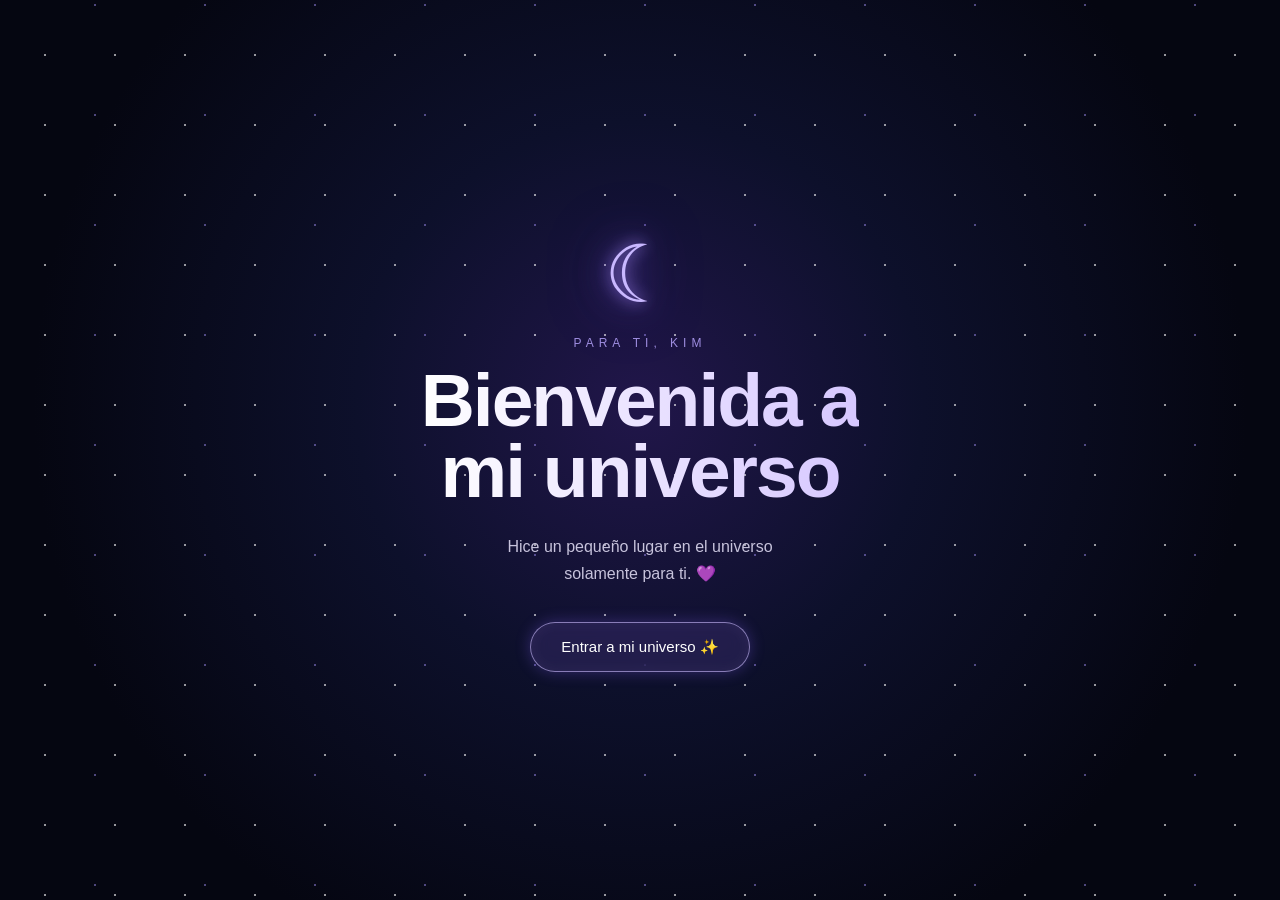
<file: index.html>
<!DOCTYPE html>
<html lang="es">
<head>
    <meta charset="UTF-8">
    <meta name="viewport" content="width=device-width, initial-scale=1.0">

    <title>Universo de Kim 💜</title>

    <link rel="stylesheet" href="style.css">
</head>

<body>

    <div class="stars"></div>

    <main class="welcome">

        <div class="moon">☾</div>

        <p class="little-text">PARA TI, KIM</p>

        <h1>Bienvenida a<br>mi universo</h1>

        <p class="message">
            Hice un pequeño lugar en el universo<br>
            solamente para ti. 💜
        </p>

        <button onclick="enterUniverse()">
            Entrar a mi universo ✨
        </button>

    </main>

    <script src="script.js"></script>

</body>
</html>
</file>
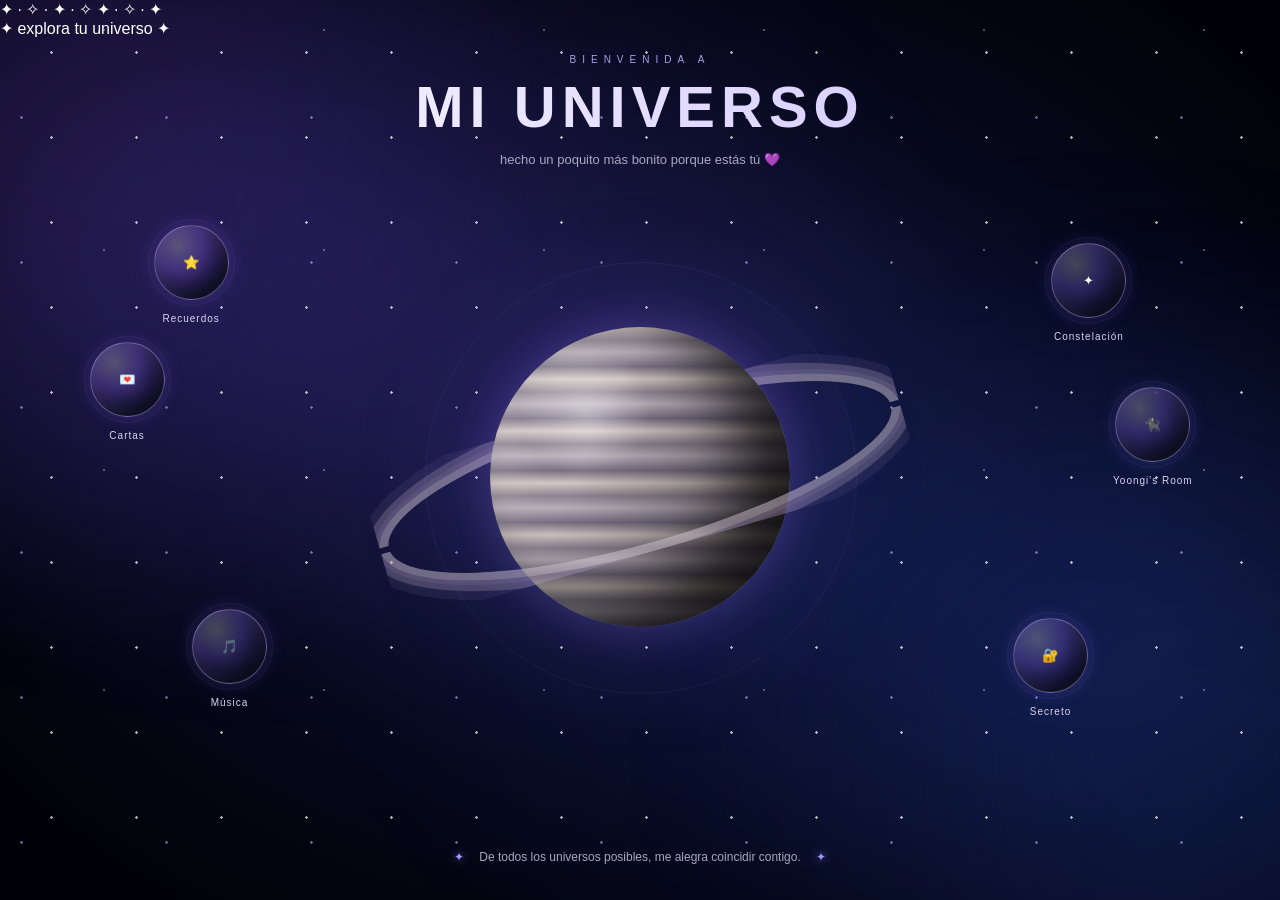
<file: universo.html>
<!DOCTYPE html>
<html lang="es">

<head>

    <meta charset="UTF-8">

    <meta
        name="viewport"
        content="width=device-width, initial-scale=1.0"
    >

    <title>Mi Universo 💜</title>

    <link
        rel="stylesheet"
        href="universo.css"
    >

</head>


<body>


    <!-- =====================================
         FONDO DEL UNIVERSO
    ====================================== -->

    <div class="space"></div>

    <div class="nebula nebula-one"></div>

    <div class="nebula nebula-two"></div>


    <!-- =====================================
         ESTRELLAS
    ====================================== -->

    <div class="stars"></div>

    <div class="stars stars-two"></div>


    <!-- =====================================
         ESTRELLAS EXTRA
    ====================================== -->

    <div class="floating-stars">

        <span>✦</span>
        <span>·</span>
        <span>✧</span>
        <span>·</span>
        <span>✦</span>
        <span>·</span>
        <span>✧</span>
        <span>✦</span>
        <span>·</span>
        <span>✧</span>
        <span>·</span>
        <span>✦</span>

    </div>


    <!-- =====================================
         COMETAS
    ====================================== -->

    <div class="comet comet-one"></div>

    <div class="comet comet-two"></div>


    <!-- =====================================
         SATURNO CENTRAL
    ====================================== -->

    <div class="planet-system">

        <div class="planet-glow"></div>


        <div class="saturn">

            <div class="saturn-body"></div>

            <div class="saturn-ring ring-back"></div>

            <div class="saturn-ring ring-front"></div>

        </div>

    </div>


    <!-- =====================================
         TÍTULO
    ====================================== -->

    <section class="universe-title">

        <p>
            BIENVENIDA A
        </p>


        <h1>
            MI UNIVERSO
        </h1>


        <span>
            hecho un poquito más bonito porque estás tú 💜
        </span>

    </section>


    <!-- =====================================
         MENÚ ORBITAL
    ====================================== -->

    <section class="orbit-menu">


        <button
            class="planet-button memories"
            onclick="openSection('recuerdos')"
            aria-label="Abrir recuerdos"
        >

            ⭐

            <small>
                Recuerdos
            </small>

        </button>



        <button
            class="planet-button letters"
            onclick="openSection('cartas')"
            aria-label="Abrir cartas"
        >

            💌

            <small>
                Cartas
            </small>

        </button>



        <button
            class="planet-button music"
            onclick="openSection('musica')"
            aria-label="Abrir música"
        >

            🎵

            <small>
                Música
            </small>

        </button>



        <button
            class="planet-button constellation"
            onclick="openSection('constelacion')"
            aria-label="Abrir constelación"
        >

            ✦

            <small>
                Constelación
            </small>

        </button>



        <button
            class="planet-button yoongi"
            onclick="openSection('yoongi')"
            aria-label="Abrir Yoongi's Room"
        >

            🐈‍⬛

            <small>
                Yoongi's Room
            </small>

        </button>



        <button
            class="planet-button secret"
            onclick="openSection('secreto')"
            aria-label="Abrir zona secreta"
        >

            🔐

            <small>
                Secreto
            </small>

        </button>


    </section>


    <!-- =====================================
         MENSAJE INFERIOR
    ====================================== -->

    <div class="bottom-message">

        <span>
            ✦
        </span>


        <p>
            De todos los universos posibles,
            me alegra coincidir contigo.
        </p>


        <span>
            ✦
        </span>

    </div>


    <!-- =====================================
         INDICADOR
    ====================================== -->

    <div class="touch-hint">

        <span>
            ✦
        </span>

        explora tu universo

        <span>
            ✦
        </span>

    </div>


    <!-- =====================================
         SCRIPT
    ====================================== -->

    <script src="script.js"></script>


</body>

</html>
</file>
<file: style.css>
* {
    margin: 0;
    padding: 0;
    box-sizing: border-box;
}

body {
    min-height: 100vh;
    overflow: hidden;
    font-family: Arial, sans-serif;
    background:
        radial-gradient(circle at 50% 45%, #21164a 0%, #0d102b 35%, #050611 75%);
    color: white;
}

/* ESTRELLAS */

.stars {
    position: fixed;
    inset: 0;
    background-image:
        radial-gradient(circle, rgba(255,255,255,.9) 1px, transparent 1px),
        radial-gradient(circle, rgba(170,150,255,.7) 1px, transparent 1px);
    background-size: 70px 70px, 110px 110px;
    background-position: 10px 20px, 40px 60px;
    animation: starsMove 18s linear infinite;
    opacity: .65;
}

@keyframes starsMove {
    from {
        transform: translateY(0);
    }

    to {
        transform: translateY(-70px);
    }
}

/* PANTALLA */

.welcome {
    position: relative;
    z-index: 2;
    min-height: 100vh;
    display: flex;
    flex-direction: column;
    justify-content: center;
    align-items: center;
    text-align: center;
    padding: 25px;
    animation: appear 1.8s ease;
}

@keyframes appear {
    from {
        opacity: 0;
        transform: scale(.92);
    }

    to {
        opacity: 1;
        transform: scale(1);
    }
}

/* LUNA */

.moon {
    font-size: 80px;
    color: #c9b8ff;
    text-shadow:
        0 0 15px #a98cff,
        0 0 35px #7555d9,
        0 0 65px #4e3a9e;
    margin-bottom: 15px;
    animation: moonFloat 4s ease-in-out infinite;
}

@keyframes moonFloat {
    0%, 100% {
        transform: translateY(0);
    }

    50% {
        transform: translateY(-10px);
    }
}

/* TEXTO PEQUEÑO */

.little-text {
    font-size: 12px;
    letter-spacing: 5px;
    color: #9e8de0;
    margin-bottom: 15px;
}

/* TITULO */

h1 {
    font-size: clamp(42px, 11vw, 75px);
    line-height: .95;
    font-weight: 700;
    letter-spacing: -2px;
    background: linear-gradient(
        90deg,
        #ffffff,
        #d6c7ff,
        #8ea9ff,
        #ffffff
    );
    background-size: 300%;
    -webkit-background-clip: text;
    color: transparent;
    animation: shine 6s linear infinite;
}

@keyframes shine {
    0% {
        background-position: 0%;
    }

    100% {
        background-position: 300%;
    }
}

/* MENSAJE */

.message {
    margin-top: 25px;
    color: #c7c3dc;
    font-size: 16px;
    line-height: 1.7;
}

/* BOTON */

button {
    margin-top: 35px;
    padding: 15px 30px;
    border: 1px solid rgba(205,190,255,.6);
    border-radius: 50px;
    background: rgba(120,90,210,.18);
    color: white;
    font-size: 15px;
    cursor: pointer;
    backdrop-filter: blur(10px);
    box-shadow:
        0 0 15px rgba(135,100,255,.3),
        inset 0 0 15px rgba(255,255,255,.05);
    transition: .35s ease;
}

button:hover {
    transform: scale(1.07);
    background: rgba(140,110,255,.35);
    box-shadow:
        0 0 25px rgba(150,120,255,.6),
        0 0 60px rgba(100,80,255,.25);
}

button:active {
    transform: scale(.96);
}

/* CELULAR */

@media (max-width: 600px) {

    .moon {
        font-size: 65px;
    }

    h1 {
        font-size: 48px;
    }

    .message {
        font-size: 14px;
    }

    button {
        padding: 14px 25px;
    }
}
</file>
<file: universo.css>
* {
    margin: 0;
    padding: 0;
    box-sizing: border-box;
}

html,
body {
    width: 100%;
    height: 100%;
}

body {
    overflow: hidden;
    position: relative;
    font-family: Arial, sans-serif;
    color: white;
    background: #010208;
}


/* =========================================
   ESPACIO PROFUNDO
========================================= */

.space {
    position: fixed;
    inset: 0;

    background:
        radial-gradient(
            ellipse at 50% 48%,
            #20164b 0%,
            #101536 22%,
            #070a20 48%,
            #02030c 78%,
            #000106 100%
        );

    z-index: -20;
}


/* =========================================
   PROFUNDIDAD DEL ESPACIO
========================================= */

.space::before {
    content: "";

    position: absolute;
    inset: -20%;

    background:
        radial-gradient(
            ellipse at 30% 35%,
            rgba(112, 75, 220, .18),
            transparent 38%
        ),
        radial-gradient(
            ellipse at 75% 65%,
            rgba(55, 90, 220, .16),
            transparent 40%
        );

    filter: blur(35px);

    animation: spaceBreath 15s ease-in-out infinite alternate;
}


@keyframes spaceBreath {

    from {
        transform: scale(1);
        opacity: .7;
    }

    to {
        transform: scale(1.12);
        opacity: 1;
    }

}


/* =========================================
   NEBULOSAS
========================================= */

.nebula {
    position: fixed;

    width: 75vw;
    height: 75vw;

    border-radius: 50%;

    filter: blur(90px);

    opacity: .22;

    pointer-events: none;

    z-index: -10;
}


.nebula-one {

    top: -35%;
    left: -28%;

    background:
        radial-gradient(
            circle,
            #7856e5 0%,
            #5038a8 28%,
            transparent 68%
        );

    animation:
        nebulaOne 20s ease-in-out infinite alternate;

}


.nebula-two {

    bottom: -38%;
    right: -30%;

    background:
        radial-gradient(
            circle,
            #315bd5 0%,
            #293b9a 28%,
            transparent 68%
        );

    animation:
        nebulaTwo 25s ease-in-out infinite alternate;

}


@keyframes nebulaOne {

    from {
        transform:
            translate(0, 0)
            scale(1);
    }

    to {
        transform:
            translate(70px, 40px)
            scale(1.18);
    }

}


@keyframes nebulaTwo {

    from {
        transform:
            translate(0, 0)
            scale(1);
    }

    to {
        transform:
            translate(-60px, -50px)
            scale(1.2);
    }

}


/* =========================================
   ESTRELLAS
========================================= */

.stars {
    position: fixed;
    inset: -20%;

    z-index: -7;

    background-image:
        radial-gradient(
            circle,
            rgba(255,255,255,.95) 0 1px,
            transparent 1.5px
        ),
        radial-gradient(
            circle,
            rgba(185,170,255,.8) 0 1px,
            transparent 1.5px
        );

    background-size:
        85px 85px,
        145px 145px;

    background-position:
        10px 20px,
        60px 80px;

    opacity: .75;

    animation:
        starsDrift 35s linear infinite;

}


.stars-two {

    background-size:
        220px 220px;

    background-position:
        30px 100px;

    opacity: .32;

    animation:
        starsDriftTwo 65s linear infinite;

}


@keyframes starsDrift {

    from {
        transform:
            translate3d(0, 0, 0);
    }

    to {
        transform:
            translate3d(-80px, -180px, 0);
    }

}


@keyframes starsDriftTwo {

    from {
        transform:
            translate3d(0, 0, 0);
    }

    to {
        transform:
            translate3d(100px, -130px, 0);
    }

}


/* =========================================
   SATURNO
========================================= */

.planet-system {

    position: fixed;

    width: 560px;
    height: 560px;

    left: 50%;
    top: 53%;

    transform:
        translate(-50%, -50%);

    z-index: 1;

    pointer-events: none;

}


.saturn {

    position: absolute;

    inset: 0;

}


/* =========================================
   BRILLO DE SATURNO
========================================= */

.planet-glow {

    position: absolute;

    width: 440px;
    height: 440px;

    left: 60px;
    top: 60px;

    border-radius: 50%;

    background:
        radial-gradient(
            circle,
            rgba(155,125,255,.5),
            rgba(105,80,210,.18) 45%,
            transparent 72%
        );

    filter: blur(55px);

    opacity: .55;

    animation:
        planetPulse 5s ease-in-out infinite;

}


@keyframes planetPulse {

    0%, 100% {
        transform: scale(.95);
        opacity: .38;
    }

    50% {
        transform: scale(1.08);
        opacity: .62;
    }

}


/* =========================================
   CUERPO DE SATURNO
========================================= */

.saturn-body {

    position: absolute;

    width: 300px;
    height: 300px;

    left: 130px;
    top: 130px;

    border-radius: 50%;

    background:

        radial-gradient(
            circle at 32% 28%,
            rgba(255,255,255,.42),
            transparent 22%
        ),

        repeating-linear-gradient(
            0deg,
            #756d83 0px,
            #b9afb8 15px,
            #8d8291 27px,
            #d2c5c3 40px,
            #7c7383 52px
        );

    box-shadow:

        inset
        -45px
        -25px
        65px
        rgba(0,0,0,.72),

        inset
        25px
        15px
        45px
        rgba(255,255,255,.2),

        0
        0
        50px
        rgba(150,125,255,.25);

    z-index: 2;

    animation:
        planetFloat 7s ease-in-out infinite;

}


@keyframes planetFloat {

    0%, 100% {
        transform: translateY(0);
    }

    50% {
        transform: translateY(-8px);
    }

}


/* =========================================
   SOMBRA DEL PLANETA
========================================= */

.saturn-body::after {

    content: "";

    position: absolute;

    inset: 0;

    border-radius: 50%;

    background:
        linear-gradient(
            115deg,
            transparent 35%,
            rgba(0,0,0,.08) 45%,
            rgba(0,0,0,.58) 100%
        );

    pointer-events: none;

}


/* =========================================
   ANILLOS
========================================= */

.saturn-ring {

    position: absolute;

    width: 540px;
    height: 150px;

    left: 10px;
    top: 205px;

    border-radius: 50%;

    transform:
        rotate(-16deg);

    border:
        9px solid rgba(215,202,215,.48);

    box-shadow:

        0 0 0 5px
        rgba(120,105,145,.28),

        0 0 0 12px
        rgba(220,205,220,.2),

        0 0 0 22px
        rgba(125,105,155,.13),

        0 0 30px
        rgba(180,160,220,.12);

    z-index: 1;

}


.ring-back {

    clip-path:
        polygon(
            0 0,
            100% 0,
            100% 48%,
            0 48%
        );

}


.ring-front {

    clip-path:
        polygon(
            0 52%,
            100% 52%,
            100% 100%,
            0 100%
        );

    z-index: 3;

}


/* =========================================
   PEQUEÑA ÓRBITA LUMINOSA
========================================= */

.planet-system::after {

    content: "";

    position: absolute;

    width: 430px;
    height: 430px;

    left: 65px;
    top: 65px;

    border-radius: 50%;

    border:
        1px solid
        rgba(180,160,255,.07);

    animation:
        orbitGlow 12s linear infinite;

}


@keyframes orbitGlow {

    from {
        transform: rotate(0deg);
    }

    to {
        transform: rotate(360deg);
    }

}


/* =========================================
   TITULO
========================================= */

.universe-title {

    position: absolute;

    top: 6%;
    left: 50%;

    transform:
        translateX(-50%);

    width: 90%;

    text-align: center;

    z-index: 5;

}


.universe-title p {

    font-size: 10px;

    letter-spacing: 6px;

    color: #aaa0e9;

    margin-bottom: 8px;

}


.universe-title h1 {

    font-size:
        clamp(32px, 7vw, 58px);

    letter-spacing: 6px;

    font-weight: 700;

    background:

        linear-gradient(
            90deg,
            #ffffff,
            #cbbdff,
            #9ab0ff,
            #ffffff
        );

    background-size: 300%;

    -webkit-background-clip: text;
    background-clip: text;

    color: transparent;

    animation:
        titleShine 7s linear infinite;

}


.universe-title span {

    display: block;

    margin-top: 12px;

    color: #aaa7c1;

    font-size: 13px;

}


@keyframes titleShine {

    from {
        background-position: 0%;
    }

    to {
        background-position: 300%;
    }

}


/* =========================================
   BOTONES ORBITALES
========================================= */

.orbit-menu {

    position: fixed;

    inset: 0;

    z-index: 10;

    pointer-events: none;

}


.planet-button {

    position: absolute;

    width: 75px;
    height: 75px;

    border-radius: 50%;

    border:
        1px solid
        rgba(205,190,255,.4);

    background:

        radial-gradient(
            circle at 32% 27%,
            rgba(255,255,255,.25),
            rgba(105,80,185,.38) 35%,
            rgba(5,5,20,.88) 75%
        );

    color: white;

    box-shadow:

        0 0 18px
        rgba(135,105,255,.25),

        inset
        0 0 18px
        rgba(255,255,255,.08);

    backdrop-filter: blur(8px);

    cursor: pointer;

    pointer-events: auto;

    transition:
        transform .4s ease,
        box-shadow .4s ease,
        border-color .4s ease;

}


.planet-button::before {

    content: "";

    position: absolute;

    inset: -7px;

    border-radius: 50%;

    border:
        1px solid
        rgba(180,160,255,.08);

    animation:
        buttonOrbit 8s linear infinite;

}


.planet-button:hover {

    transform:
        scale(1.16);

    border-color:
        rgba(220,210,255,.75);

    box-shadow:

        0 0 30px
        rgba(170,140,255,.7),

        0 0 70px
        rgba(90,70,200,.3);

}


.planet-button:active {

    transform:
        scale(.92);

}


.planet-button small {

    position: absolute;

    width: 120px;

    left: 50%;

    transform:
        translateX(-50%);

    bottom: -25px;

    font-size: 10px;

    letter-spacing: 1px;

    color: #d8d2f0;

}


@keyframes buttonOrbit {

    from {
        transform: rotate(0deg);
    }

    to {
        transform: rotate(360deg);
    }

}


/* =========================================
   POSICIONES
========================================= */

.memories {

    top: 25%;
    left: 12%;

    animation:
        floatOne 5s ease-in-out infinite;

}


.letters {

    top: 38%;
    left: 7%;

    animation:
        floatTwo 6s ease-in-out infinite;

}


.music {

    bottom: 24%;
    left: 15%;

    animation:
        floatOne 7s ease-in-out infinite;

}


.constellation {

    top: 27%;
    right: 12%;

    animation:
        floatTwo 6s ease-in-out infinite;

}


.yoongi {

    top: 43%;
    right: 7%;

    animation:
        floatOne 5s ease-in-out infinite;

}


.secret {

    bottom: 23%;
    right: 15%;

    animation:
        floatTwo 7s ease-in-out infinite;

}


@keyframes floatOne {

    0%, 100% {
        transform: translateY(0);
    }

    50% {
        transform: translateY(-12px);
    }

}


@keyframes floatTwo {

    0%, 100% {
        transform: translateY(0);
    }

    50% {
        transform: translateY(10px);
    }

}


/* =========================================
   MENSAJE INFERIOR
========================================= */

.bottom-message {

    position: fixed;

    bottom: 4%;
    left: 50%;

    transform:
        translateX(-50%);

    display: flex;

    align-items: center;

    gap: 15px;

    width: 90%;

    justify-content: center;

    color: #aaa7c1;

    font-size: 12px;

    text-align: center;

    z-index: 6;

}


.bottom-message span {

    color: #a995ff;

    text-shadow:
        0 0 10px #8d70ff;

}


/* =========================================
   CELULAR
========================================= */

@media (max-width: 700px) {

    .planet-system {

        width: 390px;
        height: 390px;

        top: 53%;

    }


    .planet-glow {

        width: 300px;
        height: 300px;

        left: 45px;
        top: 45px;

    }


    .saturn-body {

        width: 205px;
        height: 205px;

        left: 92px;
        top: 92px;

    }


    .saturn-ring {

        width: 370px;
        height: 105px;

        left: 10px;
        top: 145px;

    }


    .universe-title {

        top: 5%;

    }


    .universe-title h1 {

        font-size: 34px;

        letter-spacing: 3px;

    }


    .universe-title span {

        font-size: 11px;

    }


    .planet-button {

        width: 60px;
        height: 60px;

        font-size: 18px;

    }


    .planet-button small {

        font-size: 8px;

        width: 100px;

        bottom: -21px;

    }


    .memories {

        top: 24%;
        left: 4%;

    }


    .letters {

        top: 39%;
        left: 2%;

    }


    .music {

        bottom: 22%;
        left: 7%;

    }


    .constellation {

        top: 25%;
        right: 4%;

    }


    .yoongi {

        top: 40%;
        right: 2%;

    }


    .secret {

        bottom: 21%;
        right: 7%;

    }


    .bottom-message {

        font-size: 10px;

        gap: 8px;

    }

}
</file>
